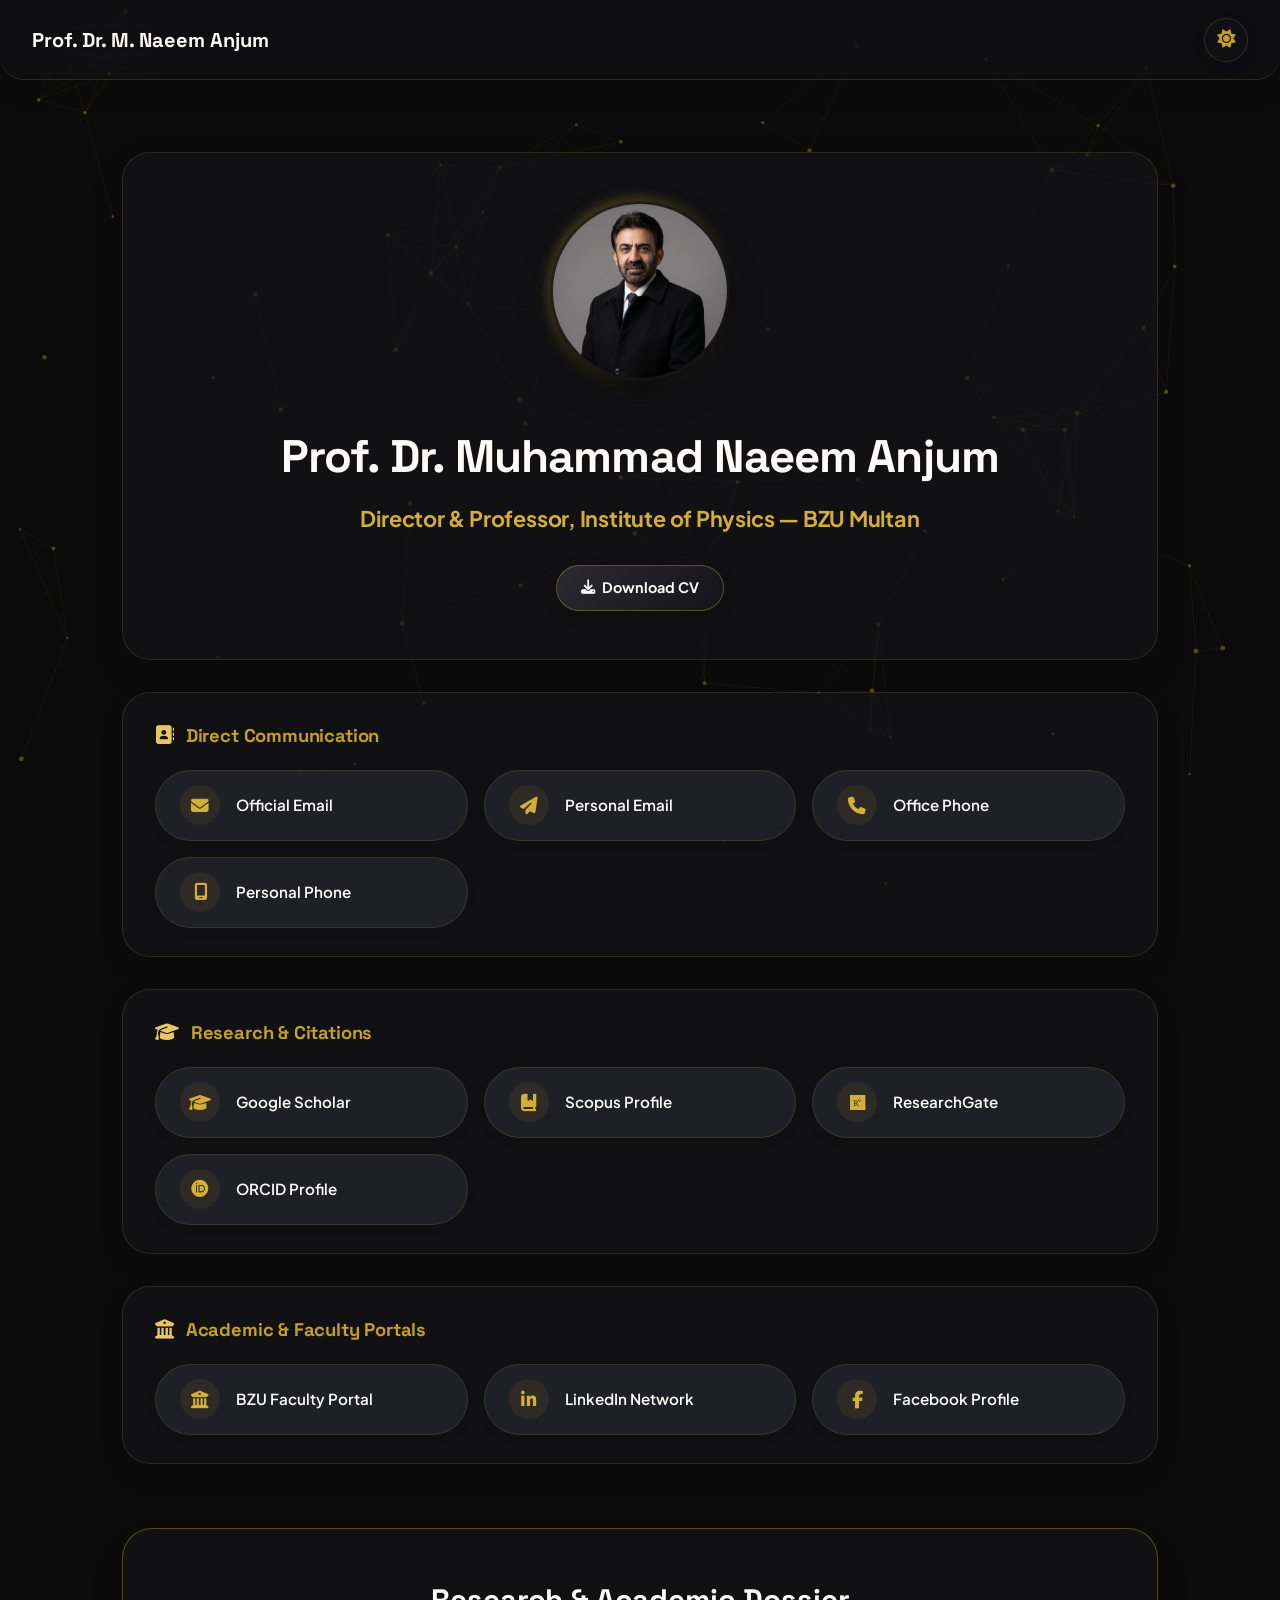
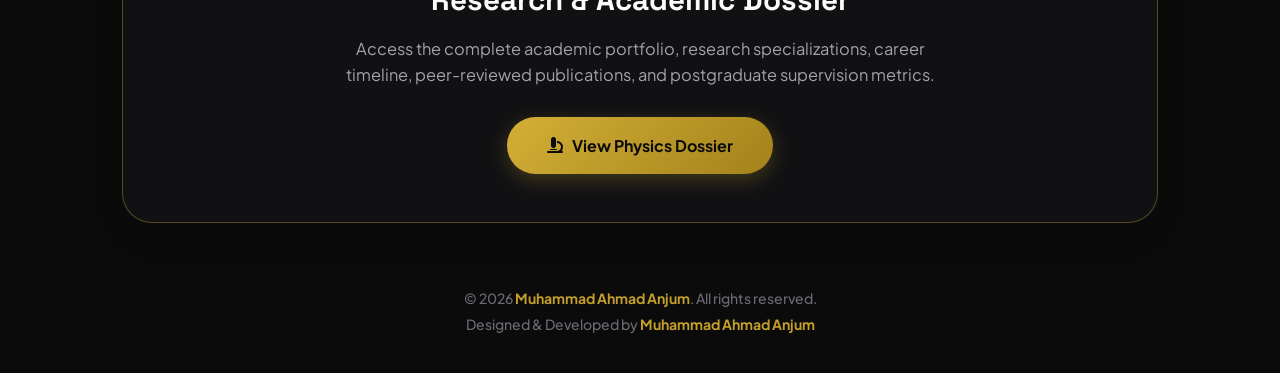
<file: index.html>
<!DOCTYPE html>
<html lang="en" data-theme="dark">
<head>
    <meta charset="UTF-8">
    <meta name="viewport" content="width=device-width, initial-scale=1.0">
    <title>Prof. Dr. Muhammad Naeem Anjum | Executive Portal</title>
    
    <!-- JSON-LD Entity Schema -->
    <script type="application/ld+json">
    {
      "@context": "https://schema.org",
      "@type": "Person",
      "name": "Prof. Dr. Muhammad Naeem Anjum",
      "jobTitle": "Director & Professor, Institute of Physics",
      "worksFor": {
        "@type": "Organization",
        "name": "Bahauddin Zakariya University Multan"
      },
      "url": "https://naeem.anjum.pro",
      "sameAs": [
        "https://scholar.google.com",
        "https://www.scopus.com",
        "https://www.researchgate.net/profile/Muhammad-Anjum-4",
        "https://orcid.org/0000-0001-5648-0945",
        "https://profiles.bzu.edu.pk/naeemanjum",
        "https://pk.linkedin.com/in/muhammad-naeem-anjum-b7230434",
        "https://www.facebook.com/muhammad.n.anjum.5"
      ]
    }
    </script>

    <!-- PWA Manifest & Theme Color -->
    <link rel="manifest" href="manifest.json">
    <meta name="theme-color" content="#D4AF37">
    
    <link rel="preconnect" href="https://fonts.googleapis.com">
    <link rel="preconnect" href="https://fonts.gstatic.com" crossorigin>
    <link href="https://fonts.googleapis.com/css2?family=Plus+Jakarta+Sans:wght@300;400;500;600;700;800&family=Space+Grotesk:wght@500;600;700&display=swap" rel="stylesheet">
    <link rel="stylesheet" href="https://cdnjs.cloudflare.com/ajax/libs/font-awesome/6.4.0/css/all.min.css">
    <link rel="stylesheet" href="style.css">
</head>
<body>

    <!-- Website Opening Entry Animation Loader -->
    <div id="site-loader">
        <div class="loader-spinner"></div>
    </div>

    <canvas id="physics-canvas"></canvas>

    <header>
        <div class="nav-container">
            <a href="index.html" class="brand-name">Prof. Dr. M. Naeem Anjum</a>
            <div class="nav-actions">
                <button class="theme-toggle" id="themeToggle" aria-label="Toggle Dark/Light Mode">
                    <i class="fa-solid fa-sun"></i>
                </button>
            </div>
        </div>
    </header>

    <div class="main-wrapper">
        <div class="hero-center">
            <div class="profile-img-container">
                <div class="meta-glow-bg"></div>
                <img src="dr-naeem-dp.jpg" alt="Prof. Dr. Muhammad Naeem Anjum" class="profile-img">
            </div>
            
            <h1 class="hero-title">Prof. Dr. Muhammad Naeem Anjum</h1>
            <div class="hero-subtitle">Director & Professor, Institute of Physics — BZU Multan</div>

            <div class="hero-actions">
                <a href="Dr naeem Cv bzu.pdf" download="Dr_Naeem_Anjum_CV.pdf" class="btn-cv-compact">
                    <i class="fa-solid fa-download"></i> Download CV
                </a>
            </div>
        </div>

        <div class="groups-container">
            
            <!-- Direct Communication Group -->
            <div class="group-card">
                <div class="group-header">
                    <i class="fa-solid fa-address-book"></i>
                    <span>Direct Communication</span>
                </div>
                <div class="group-buttons-grid">
                    <a href="mailto:iop@bzu.edu.pk" class="contact-card-btn">
                        <div class="contact-icon"><i class="fa-solid fa-envelope"></i></div>
                        <div class="contact-val">Official Email</div>
                    </a>
                    <a href="mailto:naeem.anjum@bzu.edu.pk" class="contact-card-btn">
                        <div class="contact-icon"><i class="fa-solid fa-paper-plane"></i></div>
                        <div class="contact-val">Personal Email</div>
                    </a>
                    <a href="tel:+92619210091" class="contact-card-btn">
                        <div class="contact-icon"><i class="fa-solid fa-phone"></i></div>
                        <div class="contact-val">Office Phone</div>
                    </a>
                    <a href="tel:03006823544" class="contact-card-btn">
                        <div class="contact-icon"><i class="fa-solid fa-mobile-screen"></i></div>
                        <div class="contact-val">Personal Phone</div>
                    </a>
                </div>
            </div>

            <!-- Research & Citations Group -->
            <div class="group-card">
                <div class="group-header">
                    <i class="fa-solid fa-graduation-cap"></i>
                    <span>Research & Citations</span>
                </div>
                <div class="group-buttons-grid">
                    <a href="https://scholar.google.com" target="_blank" class="contact-card-btn">
                        <div class="contact-icon"><i class="fa-solid fa-graduation-cap"></i></div>
                        <div class="contact-val">Google Scholar</div>
                    </a>
                    <a href="https://www.scopus.com" target="_blank" class="contact-card-btn">
                        <div class="contact-icon"><i class="fa-solid fa-book-bookmark"></i></div>
                        <div class="contact-val">Scopus Profile</div>
                    </a>
                    <a href="https://www.researchgate.net/profile/Muhammad-Anjum-4" target="_blank" class="contact-card-btn">
                        <div class="contact-icon"><i class="fa-brands fa-researchgate"></i></div>
                        <div class="contact-val">ResearchGate</div>
                    </a>
                    <a href="https://orcid.org/0000-0001-5648-0945" target="_blank" class="contact-card-btn">
                        <div class="contact-icon"><i class="fa-brands fa-orcid"></i></div>
                        <div class="contact-val">ORCID Profile</div>
                    </a>
                </div>
            </div>

            <!-- Academic & Faculty Portals Group -->
            <div class="group-card">
                <div class="group-header">
                    <i class="fa-solid fa-university"></i>
                    <span>Academic & Faculty Portals</span>
                </div>
                <div class="group-buttons-grid">
                    <a href="https://profiles.bzu.edu.pk/naeemanjum" target="_blank" class="contact-card-btn">
                        <div class="contact-icon"><i class="fa-solid fa-university"></i></div>
                        <div class="contact-val">BZU Faculty Portal</div>
                    </a>
                    <a href="https://pk.linkedin.com/in/muhammad-naeem-anjum-b7230434" target="_blank" class="contact-card-btn">
                        <div class="contact-icon"><i class="fa-brands fa-linkedin-in"></i></div>
                        <div class="contact-val">LinkedIn Network</div>
                    </a>
                    <a href="https://www.facebook.com/muhammad.n.anjum.5" target="_blank" class="contact-card-btn">
                        <div class="contact-icon"><i class="fa-brands fa-facebook-f"></i></div>
                        <div class="contact-val">Facebook Profile</div>
                    </a>
                </div>
            </div>

        </div>

        <div class="navigation-banner">
            <h2>Research & Academic Dossier</h2>
            <p>Access the complete academic portfolio, research specializations, career timeline, peer-reviewed publications, and postgraduate supervision metrics.</p>
            <a href="physics.html" class="btn-large">
                <i class="fa-solid fa-microscope"></i> View Physics Dossier
            </a>
        </div>
    </div>

    <footer>
        <div class="footer-text">
            <div>© 2026 <span class="author-highlight">Muhammad Ahmad Anjum</span>. All rights reserved.</div>
            <div>Designed & Developed by <span class="author-highlight">Muhammad Ahmad Anjum</span></div>
        </div>
    </footer>

    <script>
        window.addEventListener('load', () => {
            const loader = document.getElementById('site-loader');
            if (loader) {
                setTimeout(() => {
                    loader.classList.add('fade-out');
                }, 250);
            }
        });

        const themeToggleBtn = document.getElementById('themeToggle');
        const themeIcon = themeToggleBtn ? themeToggleBtn.querySelector('i') : null;
        
        const savedTheme = localStorage.getItem('theme') || 'dark';
        document.documentElement.setAttribute('data-theme', savedTheme);
        if (themeIcon) updateToggleIcon(savedTheme);

        if (themeToggleBtn) {
            themeToggleBtn.addEventListener('click', () => {
                const currentTheme = document.documentElement.getAttribute('data-theme');
                const newTheme = currentTheme === 'dark' ? 'light' : 'dark';
                
                document.documentElement.setAttribute('data-theme', newTheme);
                localStorage.setItem('theme', newTheme);
                if (themeIcon) updateToggleIcon(newTheme);
            });
        }

        function updateToggleIcon(theme) {
            themeIcon.className = theme === 'dark' ? 'fa-solid fa-sun' : 'fa-solid fa-moon';
        }

        const canvas = document.getElementById('physics-canvas');
        const ctx = canvas.getContext('2d');
        let width, height, particles = [];

        function resizeCanvas() {
            width = canvas.width = window.innerWidth;
            height = canvas.height = window.innerHeight;
        }
        window.addEventListener('resize', resizeCanvas);
        resizeCanvas();

        class Particle {
            constructor() {
                this.x = Math.random() * width;
                this.y = Math.random() * height;
                this.vx = (Math.random() - 0.5) * 0.45;
                this.vy = (Math.random() - 0.5) * 0.45;
                this.radius = Math.random() * 1.5 + 1;
            }
            update() {
                this.x += this.vx; 
                this.y += this.vy;
                if (this.x < 0 || this.x > width) this.vx *= -1;
                if (this.y < 0 || this.y > height) this.vy *= -1;
            }
            draw(color) {
                ctx.beginPath();
                ctx.arc(this.x, this.y, this.radius, 0, Math.PI * 2);
                ctx.fillStyle = color;
                ctx.fill();
            }
        }

        const particleCount = Math.min(80, Math.floor(window.innerWidth / 15));
        for (let i = 0; i < particleCount; i++) {
            particles.push(new Particle());
        }

        function animate() {
            ctx.clearRect(0, 0, width, height);
            const style = getComputedStyle(document.documentElement);
            const particleColor = style.getPropertyValue('--particle-color').trim();
            const lineColor = style.getPropertyValue('--line-color').trim();
            
            for (let i = 0; i < particles.length; i++) {
                particles[i].update();
                particles[i].draw(particleColor);
                
                for (let j = i + 1; j < particles.length; j++) {
                    const dx = particles[i].x - particles[j].x;
                    const dy = particles[i].y - particles[j].y;
                    const distance = Math.sqrt(dx * dx + dy * dy);
                    
                    if (distance < 130) {
                        ctx.beginPath();
                        ctx.moveTo(particles[i].x, particles[i].y);
                        ctx.lineTo(particles[j].x, particles[j].y);
                        ctx.strokeStyle = lineColor;
                        ctx.lineWidth = 0.85;
                        ctx.stroke();
                    }
                }
            }
            requestAnimationFrame(animate);
        }
        animate();

        if ('serviceWorker' in navigator) {
            window.addEventListener('load', () => {
                navigator.serviceWorker.register('/sw.js')
                    .then(reg => console.log('Service Worker registered.'))
                    .catch(err => console.error('Service Worker registration failed:', err));
            });
        }
    </script>
</body>
</html>
</file>
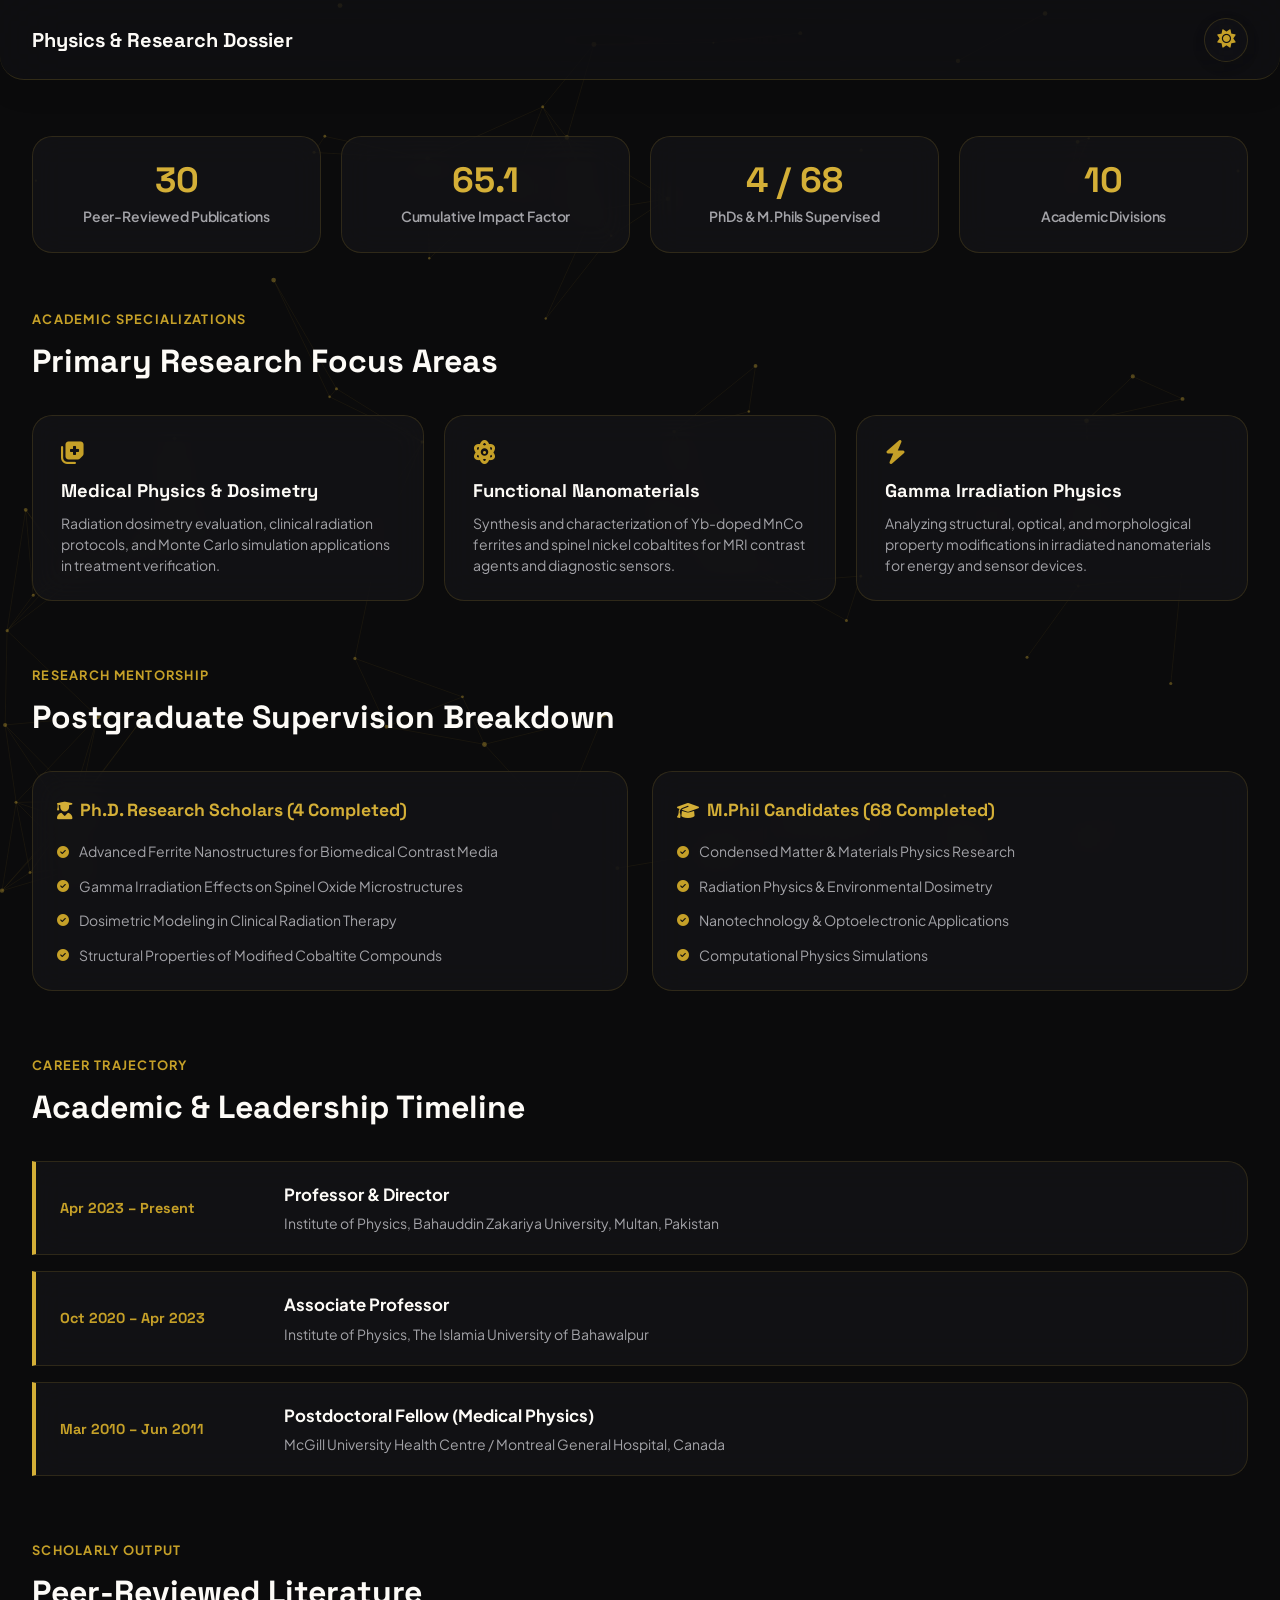
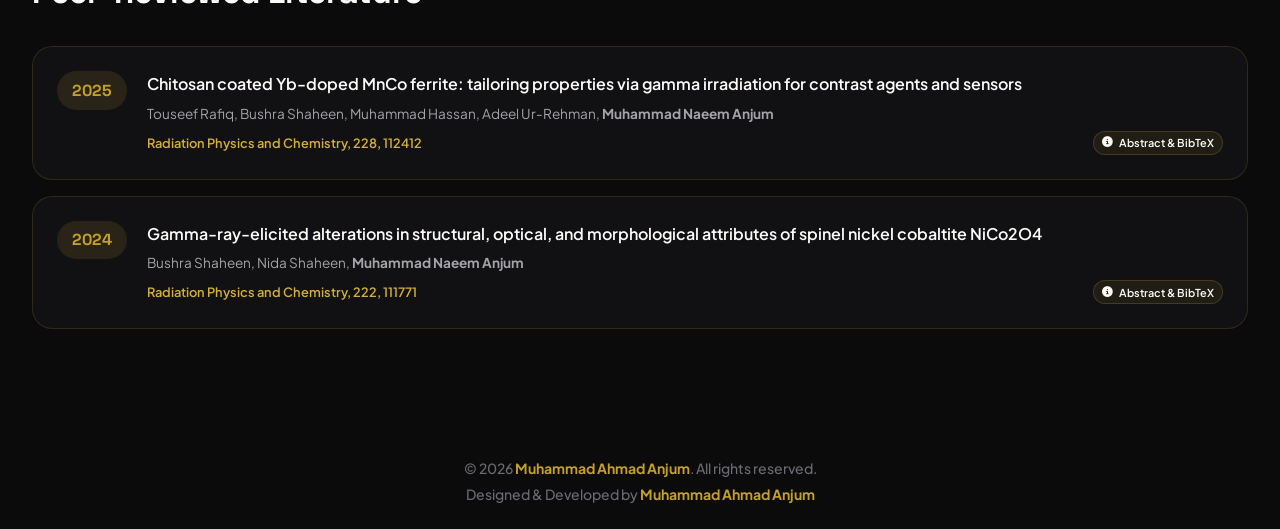
<file: physics.html>
<!DOCTYPE html>
<html lang="en" data-theme="dark">
<head>
    <meta charset="UTF-8">
    <meta name="viewport" content="width=device-width, initial-scale=1.0">
    <title>Physics & Research Dossier | Prof. Dr. M. Naeem Anjum</title>
    
    <!-- PWA Manifest Link -->
    <link rel="manifest" href="manifest.json">
    <meta name="theme-color" content="#D4AF37">
    
    <link rel="preconnect" href="https://fonts.googleapis.com">
    <link rel="preconnect" href="https://fonts.gstatic.com" crossorigin>
    <link href="https://fonts.googleapis.com/css2?family=Plus+Jakarta+Sans:wght@300;400;500;600;700;800&family=Space+Grotesk:wght@500;600;700&display=swap" rel="stylesheet">
    <link rel="stylesheet" href="https://cdnjs.cloudflare.com/ajax/libs/font-awesome/6.4.0/css/all.min.css">
    <link rel="stylesheet" href="style.css">
</head>
<body>

    <!-- Website Opening Entry Animation Loader -->
    <div id="site-loader">
        <div class="loader-spinner"></div>
    </div>

    <canvas id="physics-canvas"></canvas>

    <header>
        <div class="nav-container">
            <a href="index.html" class="brand-name">Physics & Research Dossier</a>
            <div class="nav-actions">
                <button class="theme-toggle" id="themeToggle" aria-label="Toggle Dark/Light Mode">
                    <i class="fa-solid fa-sun"></i>
                </button>
            </div>
        </div>
    </header>

    <div class="main-container">

        <div class="metrics-grid-clean">
            <div class="metric-card-clean">
                <div class="metric-number">30</div>
                <div class="metric-title">Peer-Reviewed Publications</div>
            </div>
            <div class="metric-card-clean">
                <div class="metric-number">65.1</div>
                <div class="metric-title">Cumulative Impact Factor</div>
            </div>
            <div class="metric-card-clean">
                <div class="metric-number">4 / 68</div>
                <div class="metric-title">PhDs & M.Phils Supervised</div>
            </div>
            <div class="metric-card-clean">
                <div class="metric-number">10</div>
                <div class="metric-title">Academic Divisions</div>
            </div>
        </div>

        <section>
            <div class="section-header">
                <div class="section-tag">Academic Specializations</div>
                <div class="section-title">Primary Research Focus Areas</div>
            </div>

            <div class="focus-grid">
                <div class="focus-card">
                    <i class="fa-solid fa-notes-medical focus-icon"></i>
                    <div class="focus-title">Medical Physics & Dosimetry</div>
                    <div class="focus-desc">Radiation dosimetry evaluation, clinical radiation protocols, and Monte Carlo simulation applications in treatment verification.</div>
                </div>
                <div class="focus-card">
                    <i class="fa-solid fa-atom focus-icon"></i>
                    <div class="focus-title">Functional Nanomaterials</div>
                    <div class="focus-desc">Synthesis and characterization of Yb-doped MnCo ferrites and spinel nickel cobaltites for MRI contrast agents and diagnostic sensors.</div>
                </div>
                <div class="focus-card">
                    <i class="fa-solid fa-bolt focus-icon"></i>
                    <div class="focus-title">Gamma Irradiation Physics</div>
                    <div class="focus-desc">Analyzing structural, optical, and morphological property modifications in irradiated nanomaterials for energy and sensor devices.</div>
                </div>
            </div>
        </section>

        <section>
            <div class="section-header">
                <div class="section-tag">Research Mentorship</div>
                <div class="section-title">Postgraduate Supervision Breakdown</div>
            </div>

            <div class="supervision-flex">
                <div class="supervision-box">
                    <div class="supervision-title"><i class="fa-solid fa-user-graduate"></i> Ph.D. Research Scholars (4 Completed)</div>
                    <ul class="supervision-list">
                        <li><i class="fa-solid fa-circle-check"></i> Advanced Ferrite Nanostructures for Biomedical Contrast Media</li>
                        <li><i class="fa-solid fa-circle-check"></i> Gamma Irradiation Effects on Spinel Oxide Microstructures</li>
                        <li><i class="fa-solid fa-circle-check"></i> Dosimetric Modeling in Clinical Radiation Therapy</li>
                        <li><i class="fa-solid fa-circle-check"></i> Structural Properties of Modified Cobaltite Compounds</li>
                    </ul>
                </div>
                <div class="supervision-box">
                    <div class="supervision-title"><i class="fa-solid fa-graduation-cap"></i> M.Phil Candidates (68 Completed)</div>
                    <ul class="supervision-list">
                        <li><i class="fa-solid fa-circle-check"></i> Condensed Matter & Materials Physics Research</li>
                        <li><i class="fa-solid fa-circle-check"></i> Radiation Physics & Environmental Dosimetry</li>
                        <li><i class="fa-solid fa-circle-check"></i> Nanotechnology & Optoelectronic Applications</li>
                        <li><i class="fa-solid fa-circle-check"></i> Computational Physics Simulations</li>
                    </ul>
                </div>
            </div>
        </section>

        <section>
            <div class="section-header">
                <div class="section-tag">Career Trajectory</div>
                <div class="section-title">Academic & Leadership Timeline</div>
            </div>

            <div class="timeline-container">
                <div class="timeline-item">
                    <div class="timeline-period">Apr 2023 – Present</div>
                    <div>
                        <div class="timeline-role">Professor & Director</div>
                        <div class="timeline-inst">Institute of Physics, Bahauddin Zakariya University, Multan, Pakistan</div>
                    </div>
                </div>
                <div class="timeline-item">
                    <div class="timeline-period">Oct 2020 – Apr 2023</div>
                    <div>
                        <div class="timeline-role">Associate Professor</div>
                        <div class="timeline-inst">Institute of Physics, The Islamia University of Bahawalpur</div>
                    </div>
                </div>
                <div class="timeline-item">
                    <div class="timeline-period">Mar 2010 – Jun 2011</div>
                    <div>
                        <div class="timeline-role">Postdoctoral Fellow (Medical Physics)</div>
                        <div class="timeline-inst">McGill University Health Centre / Montreal General Hospital, Canada</div>
                    </div>
                </div>
            </div>
        </section>

        <section>
            <div class="section-header">
                <div class="section-tag">Scholarly Output</div>
                <div class="section-title">Peer-Reviewed Literature</div>
            </div>

            <div class="journal-feed">
                <!-- Paper 1 -->
                <div class="journal-row" onclick="openModal('modal-1')">
                    <div class="year-tag">2025</div>
                    <div>
                        <div class="paper-title">Chitosan coated Yb-doped MnCo ferrite: tailoring properties via gamma irradiation for contrast agents and sensors</div>
                        <div class="paper-authors">Touseef Rafiq, Bushra Shaheen, Muhammad Hassan, Adeel Ur-Rehman, <strong>Muhammad Naeem Anjum</strong></div>
                        <div class="paper-meta">
                            <span>Radiation Physics and Chemistry, 228, 112412</span>
                            <span class="modal-trigger-hint"><i class="fa-solid fa-circle-info"></i> Abstract & BibTeX</span>
                        </div>
                    </div>
                </div>

                <!-- Paper 2 -->
                <div class="journal-row" onclick="openModal('modal-2')">
                    <div class="year-tag">2024</div>
                    <div>
                        <div class="paper-title">Gamma-ray-elicited alterations in structural, optical, and morphological attributes of spinel nickel cobaltite NiCo2O4</div>
                        <div class="paper-authors">Bushra Shaheen, Nida Shaheen, <strong>Muhammad Naeem Anjum</strong></div>
                        <div class="paper-meta">
                            <span>Radiation Physics and Chemistry, 222, 111771</span>
                            <span class="modal-trigger-hint"><i class="fa-solid fa-circle-info"></i> Abstract & BibTeX</span>
                        </div>
                    </div>
                </div>
            </div>
        </section>

    </div>

    <!-- Modal 1 -->
    <div class="modal-overlay" id="modal-1">
        <div class="modal-content">
            <button class="modal-close-btn" onclick="closeModal('modal-1')"><i class="fa-solid fa-xmark"></i></button>
            <div class="modal-tag">Radiation Physics and Chemistry (2025)</div>
            <div class="modal-title">Chitosan coated Yb-doped MnCo ferrite: tailoring properties via gamma irradiation for contrast agents and sensors</div>
            <div class="modal-authors">Touseef Rafiq, Bushra Shaheen, Muhammad Hassan, Adeel Ur-Rehman, <strong>Muhammad Naeem Anjum</strong></div>
            <div class="modal-section-title">Abstract</div>
            <div class="modal-abstract">
                This study investigates the systematic modification of Ytterbium (Yb)-doped manganese-cobalt ferrite nanoparticles coated with chitosan. By employing controlled gamma irradiation, significant alterations in structural parameters, magnetic response, and surface-active sites were achieved, demonstrating exceptional suitability for advanced biomedical MRI contrast enhancement and targeted diagnostic sensor applications.
            </div>
            <div class="modal-section-title">BibTeX Citation</div>
            <div class="modal-bibtex-box">@article{rafiq2025chitosan,
  title={Chitosan coated Yb-doped MnCo ferrite: tailoring properties via gamma irradiation for contrast agents and sensors},
  author={Rafiq, Touseef and Shaheen, Bushra and Hassan, Muhammad and Ur-Rehman, Adeel and Anjum, Muhammad Naeem},
  journal={Radiation Physics and Chemistry},
  volume={228},
  pages={112412},
  year={2025}
}</div>
            <div class="modal-actions">
                <a href="https://doi.org/10.1016/j.radphyschem.2024.112412" target="_blank" class="btn-modal-action">
                    <i class="fa-solid fa-external-link-alt"></i> Access Publisher DOI
                </a>
            </div>
        </div>
    </div>

    <!-- Modal 2 -->
    <div class="modal-overlay" id="modal-2">
        <div class="modal-content">
            <button class="modal-close-btn" onclick="closeModal('modal-2')"><i class="fa-solid fa-xmark"></i></button>
            <div class="modal-tag">Radiation Physics and Chemistry (2024)</div>
            <div class="modal-title">Gamma-ray-elicited alterations in structural, optical, and morphological attributes of spinel nickel cobaltite NiCo2O4</div>
            <div class="modal-authors">Bushra Shaheen, Nida Shaheen, <strong>Muhammad Naeem Anjum</strong></div>
            <div class="modal-section-title">Abstract</div>
            <div class="modal-abstract">
                The influence of gamma-ray exposure on the structural, optical bandgap, and morphological characteristics of spinel nickel cobaltite (NiCo2O4) nanostructures is examined in detail. The findings reveal defect-induced lattice modifications and tunable optical responses, providing critical insights for radiation-hardened energy storage and sensor devices.
            </div>
            <div class="modal-section-title">BibTeX Citation</div>
            <div class="modal-bibtex-box">@article{shaheen2024gamma,
  title={Gamma-ray-elicited alterations in structural, optical, and morphological attributes of spinel nickel cobaltite NiCo2O4},
  author={Shaheen, Bushra and Shaheen, Nida and Anjum, Muhammad Naeem},
  journal={Radiation Physics and Chemistry},
  volume={222},
  pages={111771},
  year={2024}
}</div>
            <div class="modal-actions">
                <a href="https://doi.org/10.1016/j.radphyschem.2024.111771" target="_blank" class="btn-modal-action">
                    <i class="fa-solid fa-external-link-alt"></i> Access Publisher DOI
                </a>
            </div>
        </div>
    </div>

    <footer>
        <div class="footer-text">
            <div>© 2026 <span class="author-highlight">Muhammad Ahmad Anjum</span>. All rights reserved.</div>
            <div>Designed & Developed by <span class="author-highlight">Muhammad Ahmad Anjum</span></div>
        </div>
    </footer>

    <script>
        // Website Entry Opening Animation Fader
        window.addEventListener('load', () => {
            const loader = document.getElementById('site-loader');
            if (loader) {
                setTimeout(() => {
                    loader.classList.add('fade-out');
                }, 250);
            }
        });

        // Modal Handlers
        function openModal(modalId) {
            const modal = document.getElementById(modalId);
            if (modal) {
                modal.classList.add('active');
                document.body.style.overflow = 'hidden';
            }
        }

        function closeModal(modalId) {
            const modal = document.getElementById(modalId);
            if (modal) {
                modal.classList.remove('active');
                document.body.style.overflow = 'auto';
            }
        }

        window.onclick = function(event) {
            if (event.target.classList.contains('modal-overlay')) {
                event.target.classList.remove('active');
                document.body.style.overflow = 'auto';
            }
        };

        // Theme Toggle Logic
        const themeToggleBtn = document.getElementById('themeToggle');
        const themeIcon = themeToggleBtn ? themeToggleBtn.querySelector('i') : null;
        
        const savedTheme = localStorage.getItem('theme') || 'dark';
        document.documentElement.setAttribute('data-theme', savedTheme);
        if (themeIcon) updateToggleIcon(savedTheme);

        if (themeToggleBtn) {
            themeToggleBtn.addEventListener('click', () => {
                const currentTheme = document.documentElement.getAttribute('data-theme');
                const newTheme = currentTheme === 'dark' ? 'light' : 'dark';
                
                document.documentElement.setAttribute('data-theme', newTheme);
                localStorage.setItem('theme', newTheme);
                if (themeIcon) updateToggleIcon(newTheme);
            });
        }

        function updateToggleIcon(theme) {
            themeIcon.className = theme === 'dark' ? 'fa-solid fa-sun' : 'fa-solid fa-moon';
        }

        // Dynamic Particle Network Canvas
        const canvas = document.getElementById('physics-canvas');
        const ctx = canvas.getContext('2d');
        let width, height, particles = [];

        function resizeCanvas() {
            width = canvas.width = window.innerWidth;
            height = canvas.height = window.innerHeight;
        }
        window.addEventListener('resize', resizeCanvas);
        resizeCanvas();

        class Particle {
            constructor() {
                this.x = Math.random() * width;
                this.y = Math.random() * height;
                this.vx = (Math.random() - 0.5) * 0.45;
                this.vy = (Math.random() - 0.5) * 0.45;
                this.radius = Math.random() * 1.5 + 1;
            }
            update() {
                this.x += this.vx; 
                this.y += this.vy;
                if (this.x < 0 || this.x > width) this.vx *= -1;
                if (this.y < 0 || this.y > height) this.vy *= -1;
            }
            draw(color) {
                ctx.beginPath();
                ctx.arc(this.x, this.y, this.radius, 0, Math.PI * 2);
                ctx.fillStyle = color;
                ctx.fill();
            }
        }

        const particleCount = Math.min(80, Math.floor(window.innerWidth / 15));
        for (let i = 0; i < particleCount; i++) {
            particles.push(new Particle());
        }

        function animate() {
            ctx.clearRect(0, 0, width, height);
            
            const style = getComputedStyle(document.documentElement);
            const particleColor = style.getPropertyValue('--particle-color').trim();
            const lineColor = style.getPropertyValue('--line-color').trim();
            
            for (let i = 0; i < particles.length; i++) {
                particles[i].update();
                particles[i].draw(particleColor);
                
                for (let j = i + 1; j < particles.length; j++) {
                    const dx = particles[i].x - particles[j].x;
                    const dy = particles[i].y - particles[j].y;
                    const distance = Math.sqrt(dx * dx + dy * dy);
                    
                    if (distance < 130) {
                        ctx.beginPath();
                        ctx.moveTo(particles[i].x, particles[i].y);
                        ctx.lineTo(particles[j].x, particles[j].y);
                        ctx.strokeStyle = lineColor;
                        ctx.lineWidth = 0.85;
                        ctx.stroke();
                    }
                }
            }
            requestAnimationFrame(animate);
        }
        animate();

        // PWA Service Worker Registration
        if ('serviceWorker' in navigator) {
            window.addEventListener('load', () => {
                navigator.serviceWorker.register('/sw.js')
                    .then(reg => console.log('Service Worker registered.'))
                    .catch(err => console.error('Service Worker registration failed:', err));
            });
        }
    </script>
</body>
</html>
</file>
<file: style.css>
/* ==========================================================================
   THEME: LUXURIOUS MIDNIGHT ONYX & CHAMPAGNE GOLD
   ========================================================================== */

:root {
    --bg-base: #0B0B0C;
    --bg-surface: rgba(22, 22, 26, 0.65);
    --bg-card: rgba(38, 38, 45, 0.75);
    --border-subtle: rgba(212, 175, 55, 0.15);
    --border-glow: rgba(212, 175, 55, 0.35);
    
    --text-main: #FDFBF7;
    --text-secondary: #A3A3A8;
    --text-muted: #6B6B73;
    
    --teal-clinical: #D4AF37;
    --cyan-medical: #E6C665;
    --amber-dosimetry: #C5A028;
    
    --font-body: 'Plus Jakarta Sans', sans-serif;
    --font-heading: 'Space Grotesk', sans-serif;
    --max-width: 1280px;
    --max-width-index: 1100px;
    
    --ios-glass-bg: rgba(18, 18, 22, 0.5);
    --ios-glass-border: rgba(212, 175, 55, 0.18);
    --particle-color: rgba(212, 175, 55, 0.35);
    --line-color: rgba(212, 175, 55, 0.08);

    --dp-glow-gradient: linear-gradient(135deg, #D4AF37, #0B0B0C, #E6C665, #8C7323, #D4AF37);
}

[data-theme="light"] {
    --bg-base: #EBE8E1; 
    --bg-surface: rgba(215, 208, 196, 0.88); 
    --bg-card: rgba(235, 228, 218, 0.92);
    --border-subtle: rgba(180, 140, 20, 0.3);
    --border-glow: rgba(180, 140, 20, 0.5);
    
    --text-main: #1A1918;
    --text-secondary: #4A4844;
    --text-muted: #78746E;
    
    --teal-clinical: #B8860B;
    --cyan-medical: #966C02;
    --amber-dosimetry: #8C6200;
    
    --ios-glass-bg: rgba(225, 220, 210, 0.82);
    --ios-glass-border: rgba(180, 140, 20, 0.25);
    
    --particle-color: rgba(120, 80, 0, 0.75);
    --line-color: rgba(120, 80, 0, 0.28);

    --dp-glow-gradient: linear-gradient(135deg, #B8860B, #54524E, #966C02, #8C6200, #B8860B);
}

* { 
    margin: 0; 
    padding: 0; 
    box-sizing: border-box; 
}

body {
    background-color: var(--bg-base);
    color: var(--text-main);
    font-family: var(--font-body);
    line-height: 1.6;
    overflow-x: hidden;
    transition: background-color 0.4s ease, color 0.4s ease;
    -webkit-font-smoothing: antialiased;
}

#physics-canvas {
    position: fixed;
    top: 0; left: 0;
    width: 100vw; height: 100vh;
    pointer-events: none;
    z-index: 0;
    opacity: 1;
}

#site-loader {
    position: fixed;
    top: 0; left: 0; width: 100vw; height: 100vh;
    background: var(--bg-base);
    z-index: 9999;
    display: flex;
    align-items: center;
    justify-content: center;
    transition: opacity 0.6s ease, visibility 0.6s ease;
}

#site-loader.fade-out {
    opacity: 0;
    visibility: hidden;
}

.loader-spinner {
    width: 50px; height: 50px;
    border: 3px solid var(--border-subtle);
    border-top: 3px solid var(--teal-clinical);
    border-radius: 50%;
    animation: spinLoader 0.8s linear infinite;
}

@keyframes spinLoader {
    0% { transform: rotate(0deg); }
    100% { transform: rotate(360deg); }
}

.main-wrapper, header, footer {
    animation: siteEntryFade 0.9s cubic-bezier(0.165, 0.84, 0.44, 1) forwards;
}

@keyframes siteEntryFade {
    0% { opacity: 0; transform: translateY(15px) scale(0.98); }
    100% { opacity: 1; transform: translateY(0) scale(1); }
}

header {
    position: fixed;
    top: 0; left: 0; right: 0;
    z-index: 100;
    background: var(--ios-glass-bg);
    backdrop-filter: blur(35px) saturate(200%);
    -webkit-backdrop-filter: blur(35px) saturate(200%);
    border-bottom: 1px solid var(--ios-glass-border);
    border-radius: 0 0 24px 24px;
    box-shadow: 0 10px 30px rgba(0,0,0,0.08);
    transition: all 0.4s ease;
}

.nav-container {
    max-width: var(--max-width);
    margin: 0 auto;
    padding: 1.1rem 2rem;
    display: flex;
    justify-content: space-between;
    align-items: center;
}

.brand-name {
    font-family: var(--font-heading);
    font-weight: 700;
    font-size: 1.25rem;
    color: var(--text-main);
    text-decoration: none;
    transition: transform 0.3s ease, color 0.3s ease;
}

.brand-name:hover {
    transform: translateX(4px);
    color: var(--cyan-medical);
}

.nav-actions {
    display: flex;
    align-items: center;
    gap: 1rem;
}

.theme-toggle {
    background: var(--ios-glass-bg);
    border: 1px solid var(--ios-glass-border);
    color: var(--amber-dosimetry);
    width: 44px; height: 44px;
    border-radius: 50%;
    cursor: pointer;
    display: flex; align-items: center; justify-content: center;
    font-size: 1.15rem;
    backdrop-filter: blur(15px);
    box-shadow: 0 4px 15px rgba(0,0,0,0.08);
    transition: all 0.35s cubic-bezier(0.175, 0.885, 0.32, 1.275);
}

.theme-toggle:hover {
    transform: rotate(360deg) scale(1.1);
    border-color: var(--amber-dosimetry);
    box-shadow: 0 0 20px var(--amber-dosimetry);
}

.main-wrapper {
    position: relative;
    z-index: 1;
    padding: 9.5rem 2rem 3rem;
    max-width: var(--max-width-index);
    margin: 0 auto;
}

.main-container {
    position: relative;
    z-index: 1;
    max-width: var(--max-width);
    margin: 0 auto;
    padding: 8.5rem 2rem 3rem;
}

.hero-center {
    background: var(--bg-surface);
    border: 1px solid var(--border-subtle);
    border-radius: 28px;
    padding: 3rem 2rem;
    text-align: center;
    margin-bottom: 2rem;
    backdrop-filter: blur(16px);
    -webkit-backdrop-filter: blur(16px);
    box-shadow: 0 12px 35px rgba(0,0,0,0.1);
    transition: transform 0.4s cubic-bezier(0.165, 0.84, 0.44, 1), 
                backdrop-filter 0.4s ease, 
                border-color 0.4s ease, 
                box-shadow 0.4s ease;
}

.hero-center:hover {
    transform: scale(1.015);
    backdrop-filter: blur(24px);
    -webkit-backdrop-filter: blur(24px);
    border-color: var(--teal-clinical);
    box-shadow: 0 20px 45px rgba(0, 0, 0, 0.25), 0 0 25px rgba(212, 175, 55, 0.12);
}

.profile-img-container {
    position: relative;
    display: inline-block;
    margin-bottom: 2rem;
}

.meta-glow-bg {
    position: absolute;
    top: -3px; left: -3px; right: -3px; bottom: -3px;
    background: var(--dp-glow-gradient);
    background-size: 300% 300%;
    border-radius: 50%;
    filter: blur(6px);
    opacity: 0.45;
    z-index: -1;
    animation: metaGlowAnimation 6s ease-in-out infinite alternate, gentlePulse 5s ease-in-out infinite;
}

@keyframes metaGlowAnimation {
    0% { background-position: 0% 50%; }
    50% { background-position: 100% 50%; }
    100% { background-position: 0% 50%; }
}

@keyframes gentlePulse {
    0% { transform: scale(0.99); opacity: 0.35; }
    50% { transform: scale(1.015); opacity: 0.55; }
    100% { transform: scale(0.99); opacity: 0.35; }
}

.profile-img {
    width: 180px; height: 180px;
    border-radius: 50%;
    object-fit: cover;
    border: 3px solid var(--bg-surface);
    box-shadow: 0 15px 35px rgba(0,0,0,0.25);
    transition: transform 0.4s ease;
}

.profile-img-container:hover .profile-img {
    transform: scale(1.02);
}

.hero-title {
    font-family: var(--font-heading);
    font-size: 2.85rem;
    font-weight: 700;
    margin-bottom: 0.6rem;
    color: var(--text-main);
    letter-spacing: -0.02em;
}

.hero-subtitle {
    font-size: 1.35rem;
    color: var(--teal-clinical);
    font-weight: 700;
    margin-bottom: 1.75rem;
    letter-spacing: -0.01em;
}

.hero-actions {
    display: flex;
    justify-content: center;
    gap: 1rem;
    flex-wrap: wrap;
    margin-bottom: 0;
}

.btn-cv-compact {
    background: linear-gradient(135deg, #2A2A30, #141418);
    border: 1px solid var(--border-glow);
    color: #FDFBF7 !important;
    padding: 0.65rem 1.5rem;
    border-radius: 50px;
    font-weight: 700;
    font-size: 0.9rem;
    text-decoration: none;
    display: inline-flex;
    align-items: center;
    gap: 0.45rem;
    box-shadow: 0 4px 15px rgba(0, 0, 0, 0.3);
    transition: all 0.3s cubic-bezier(0.175, 0.885, 0.32, 1.275);
}

.btn-cv-compact:hover {
    transform: scale(1.04);
    border-color: var(--teal-clinical);
    box-shadow: 0 8px 22px rgba(212, 175, 55, 0.25);
    color: #FFFFFF !important;
}

.groups-container {
    display: flex;
    flex-direction: column;
    gap: 2rem;
    margin-bottom: 4rem;
}

.group-card {
    background: var(--bg-surface);
    border: 1px solid var(--border-subtle);
    border-radius: 28px;
    padding: 1.75rem 2rem;
    backdrop-filter: blur(16px);
    -webkit-backdrop-filter: blur(16px);
    box-shadow: 0 10px 30px rgba(0,0,0,0.08);
    position: relative;
    overflow: hidden;
    transition: transform 0.4s cubic-bezier(0.165, 0.84, 0.44, 1), 
                backdrop-filter 0.4s ease, 
                -webkit-backdrop-filter 0.4s ease, 
                border-color 0.4s ease, 
                box-shadow 0.4s ease;
    animation: advancedCardPulse 6s ease-in-out infinite;
}

@keyframes advancedCardPulse {
    0% { 
        backdrop-filter: blur(12px); 
        -webkit-backdrop-filter: blur(12px); 
        border-color: rgba(212, 175, 55, 0.15);
        box-shadow: 0 10px 30px rgba(0,0,0,0.08);
    }
    50% { 
        backdrop-filter: blur(22px); 
        -webkit-backdrop-filter: blur(22px); 
        border-color: var(--border-glow);
        box-shadow: 0 15px 35px rgba(212, 175, 55, 0.12);
    }
    100% { 
        backdrop-filter: blur(12px); 
        -webkit-backdrop-filter: blur(12px); 
        border-color: rgba(212, 175, 55, 0.15);
        box-shadow: 0 10px 30px rgba(0,0,0,0.08);
    }
}

.group-card:hover {
    transform: scale(1.025);
    backdrop-filter: blur(26px);
    -webkit-backdrop-filter: blur(26px);
    border-color: var(--teal-clinical);
    box-shadow: 0 20px 45px rgba(0, 0, 0, 0.35), 0 0 30px rgba(212, 175, 55, 0.15);
    animation-play-state: paused;
}

.group-header {
    display: flex;
    align-items: center;
    gap: 0.75rem;
    font-family: var(--font-heading);
    font-size: 1.15rem;
    font-weight: 700;
    color: var(--amber-dosimetry);
    margin-bottom: 1.25rem;
    letter-spacing: -0.01em;
    position: relative;
    z-index: 2;
}

.group-header i {
    font-size: 1.2rem;
    color: var(--cyan-medical);
}

.group-buttons-grid {
    display: grid;
    grid-template-columns: repeat(auto-fit, minmax(240px, 1fr));
    gap: 1rem;
    position: relative;
    z-index: 2;
}

.contact-card-btn {
    background: var(--bg-card);
    border: 1px solid var(--border-subtle);
    border-radius: 50px;
    padding: 0.9rem 1.5rem;
    display: flex;
    align-items: center;
    gap: 1rem;
    text-decoration: none;
    color: var(--text-main);
    outline: none;
    position: relative;
    overflow: hidden;
    box-shadow: 0 4px 12px rgba(0,0,0,0.08);
    transition: all 0.35s cubic-bezier(0.165, 0.84, 0.44, 1);
}

.contact-card-btn::before {
    content: '';
    position: absolute;
    top: 0; left: -100%; width: 100%; height: 100%;
    background: linear-gradient(90deg, transparent, rgba(212, 175, 55, 0.15), transparent);
    transition: left 0.6s ease;
}

.contact-card-btn:hover::before {
    left: 100%;
}

.contact-card-btn:hover {
    border-color: var(--teal-clinical);
    transform: translateY(-2px) scale(1.02);
    box-shadow: 0 8px 20px rgba(0,0,0,0.2);
}

.contact-icon {
    width: 40px; height: 40px;
    border-radius: 50%;
    background: rgba(212, 175, 55, 0.08);
    color: var(--teal-clinical);
    display: flex; align-items: center; justify-content: center;
    font-size: 1.1rem;
    flex-shrink: 0;
    transition: all 0.3s ease;
}

.contact-card-btn:hover .contact-icon {
    background: var(--teal-clinical);
    color: #0B0B0C;
    transform: scale(1.08);
    box-shadow: 0 0 12px var(--teal-clinical);
}

.contact-val {
    font-weight: 600;
    font-size: 0.95rem;
}

.navigation-banner {
    background: var(--bg-surface);
    border: 1px solid var(--border-glow);
    border-radius: 30px;
    padding: 3rem 2.5rem;
    text-align: center;
    backdrop-filter: blur(16px);
    -webkit-backdrop-filter: blur(16px);
    box-shadow: 0 15px 35px rgba(0,0,0,0.08);
    position: relative;
    overflow: hidden;
    transition: transform 0.4s cubic-bezier(0.165, 0.84, 0.44, 1), 
                backdrop-filter 0.4s ease, 
                border-color 0.4s ease, 
                box-shadow 0.4s ease;
    animation: advancedCardPulse 6s ease-in-out infinite;
}

.navigation-banner:hover {
    transform: scale(1.025);
    backdrop-filter: blur(26px);
    -webkit-backdrop-filter: blur(26px);
    border-color: var(--teal-clinical);
    box-shadow: 0 22px 50px rgba(0, 0, 0, 0.35), 0 0 30px rgba(212, 175, 55, 0.15);
    animation-play-state: paused;
}

.navigation-banner h2, .navigation-banner p, .navigation-banner a {
    position: relative;
    z-index: 2;
}

.navigation-banner h2 {
    font-family: var(--font-heading);
    font-size: 1.85rem;
    margin-bottom: 0.75rem;
    color: var(--text-main);
}

.navigation-banner p {
    color: var(--text-secondary);
    margin-bottom: 1.75rem;
    max-width: 620px;
    margin-left: auto;
    margin-right: auto;
    font-size: 1.025rem;
}

.btn-large {
    background: linear-gradient(135deg, #D4AF37, #A3821A);
    color: #0B0B0C;
    padding: 1rem 2.5rem;
    border-radius: 50px;
    font-weight: 700;
    font-size: 1rem;
    text-decoration: none;
    display: inline-flex;
    align-items: center;
    gap: 0.6rem;
    box-shadow: 0 6px 20px rgba(212, 175, 55, 0.25);
    transition: all 0.3s cubic-bezier(0.175, 0.885, 0.32, 1.275);
}

.btn-large:hover {
    transform: scale(1.05);
    box-shadow: 0 10px 30px rgba(212, 175, 55, 0.4);
}

.section-header { margin-bottom: 1.75rem; }

.section-tag {
    color: var(--amber-dosimetry);
    font-size: 0.8rem;
    font-weight: 700;
    text-transform: uppercase;
    letter-spacing: 0.1em;
    margin-bottom: 0.4rem;
}

.section-title {
    font-family: var(--font-heading);
    font-size: 2rem;
    font-weight: 700;
    color: var(--text-main);
}

.metrics-grid-clean {
    display: grid;
    grid-template-columns: repeat(4, 1fr);
    gap: 1.25rem;
    margin-bottom: 3.5rem;
}

@media (max-width: 900px) {
    .metrics-grid-clean {
        grid-template-columns: 1fr;
    }
}

.metric-card-clean {
    background: var(--bg-surface);
    border: 1px solid var(--border-subtle);
    border-radius: 20px;
    padding: 1.5rem 1.25rem;
    text-align: center;
    backdrop-filter: blur(16px);
    -webkit-backdrop-filter: blur(16px);
    transition: all 0.3s ease;
}

.metric-card-clean:hover {
    border-color: var(--amber-dosimetry);
    transform: translateY(-3px);
    box-shadow: 0 10px 25px rgba(0,0,0,0.2);
}

.metric-number {
    font-family: var(--font-heading);
    font-size: 2.2rem;
    font-weight: 700;
    color: var(--teal-clinical);
    line-height: 1.1;
    margin-bottom: 0.35rem;
}

.metric-title {
    font-size: 0.875rem;
    color: var(--text-secondary);
    font-weight: 600;
    letter-spacing: -0.01em;
}

.focus-grid {
    display: grid;
    grid-template-columns: repeat(auto-fit, minmax(300px, 1fr));
    gap: 1.25rem;
    margin-bottom: 4rem;
}

.focus-card {
    background: var(--bg-surface);
    border: 1px solid var(--border-subtle);
    border-radius: 20px;
    padding: 1.5rem 1.75rem;
    backdrop-filter: blur(16px);
    transition: all 0.3s ease;
}

.focus-card:hover {
    border-color: var(--teal-clinical);
    transform: translateY(-3px);
}

.focus-icon {
    color: var(--amber-dosimetry);
    font-size: 1.5rem;
    margin-bottom: 0.75rem;
}

.focus-title {
    font-family: var(--font-heading);
    font-size: 1.15rem;
    font-weight: 700;
    margin-bottom: 0.5rem;
    color: var(--text-main);
}

.focus-desc {
    font-size: 0.875rem;
    color: var(--text-secondary);
    line-height: 1.5;
}

.supervision-flex {
    display: flex;
    gap: 1.5rem;
    flex-wrap: wrap;
    margin-bottom: 4rem;
}

.supervision-box {
    flex: 1 1 300px;
    background: var(--bg-surface);
    border: 1px solid var(--border-subtle);
    border-radius: 20px;
    padding: 1.5rem;
    backdrop-filter: blur(16px);
}

.supervision-title {
    font-family: var(--font-heading);
    font-size: 1.1rem;
    font-weight: 700;
    color: var(--teal-clinical);
    margin-bottom: 1rem;
    display: flex;
    align-items: center;
    gap: 0.5rem;
}

.supervision-list {
    list-style: none;
    display: flex;
    flex-direction: column;
    gap: 0.75rem;
}

.supervision-list li {
    font-size: 0.875rem;
    color: var(--text-secondary);
    display: flex;
    align-items: center;
    gap: 0.6rem;
}

.supervision-list li i {
    color: var(--amber-dosimetry);
    font-size: 0.75rem;
}

.timeline-container {
    display: flex; flex-direction: column; gap: 1rem; margin-bottom: 4rem;
}

.timeline-item {
    background: var(--bg-surface);
    border: 1px solid var(--border-subtle);
    border-left: 4px solid var(--teal-clinical);
    border-radius: 0 20px 20px 0;
    padding: 1.25rem 1.5rem;
    display: grid;
    grid-template-columns: 200px 1fr;
    gap: 1.5rem;
    align-items: center;
    backdrop-filter: blur(16px);
    transition: transform 0.3s ease;
}

.timeline-item:hover {
    transform: translateX(4px);
}

.timeline-period {
    font-family: var(--font-heading);
    font-weight: 700;
    font-size: 0.9rem;
    color: var(--amber-dosimetry);
}

.timeline-role { 
    font-weight: 700; font-size: 1.05rem; margin-bottom: 0.2rem; color: var(--text-main); 
}

.timeline-inst { 
    font-size: 0.875rem; color: var(--text-secondary); 
}

.journal-feed { display: flex; flex-direction: column; gap: 1rem; margin-bottom: 4rem; }

.journal-row {
    background: var(--bg-surface);
    border: 1px solid var(--border-subtle);
    border-radius: 20px;
    padding: 1.5rem;
    display: grid;
    grid-template-columns: 70px 1fr;
    gap: 1.25rem;
    align-items: flex-start;
    backdrop-filter: blur(16px);
    cursor: pointer;
    transition: border-color 0.3s ease, transform 0.3s ease, box-shadow 0.3s ease;
}

.journal-row:hover {
    border-color: var(--teal-clinical);
    transform: translateY(-2px);
    box-shadow: 0 10px 25px rgba(212, 175, 55, 0.12);
}

.year-tag {
    font-family: var(--font-heading);
    font-weight: 700;
    font-size: 1rem;
    color: var(--amber-dosimetry);
    background: rgba(212, 175, 55, 0.12);
    padding: 0.4rem;
    border-radius: 50px;
    text-align: center;
}

.paper-title { font-size: 1rem; font-weight: 600; margin-bottom: 0.35rem; color: var(--text-main); }
.paper-authors { color: var(--text-secondary); font-size: 0.85rem; margin-bottom: 0.4rem; }
.paper-meta { font-size: 0.8rem; color: var(--teal-clinical); font-weight: 600; display: flex; align-items: center; justify-content: space-between; flex-wrap: wrap; gap: 0.5rem; }

.modal-trigger-hint {
    font-size: 0.68rem;
    background: rgba(212, 175, 55, 0.08);
    color: var(--text-main);
    border: 1px solid rgba(212, 175, 55, 0.2);
    padding: 0.15rem 0.5rem;
    border-radius: 30px;
    font-weight: 600;
    display: inline-flex;
    align-items: center;
    gap: 0.35rem;
    transition: all 0.2s ease;
}

.journal-row:hover .modal-trigger-hint {
    background: var(--teal-clinical);
    color: #0B0B0C;
    border-color: var(--teal-clinical);
}

.modal-overlay {
    position: fixed;
    top: 0; left: 0; width: 100vw; height: 100vh;
    background: rgba(11, 11, 12, 0.88);
    backdrop-filter: blur(8px);
    -webkit-backdrop-filter: blur(8px);
    z-index: 1000;
    display: flex; align-items: center; justify-content: center;
    padding: 1.5rem;
    opacity: 0; pointer-events: none;
    transition: opacity 0.3s ease;
}

.modal-overlay.active {
    opacity: 1; pointer-events: auto;
}

.modal-content {
    background: var(--bg-base);
    border: 1px solid var(--border-glow);
    border-radius: 24px;
    width: 100%; max-width: 680px;
    padding: 2.25rem;
    box-shadow: 0 25px 50px rgba(0,0,0,0.5);
    position: relative;
    transform: scale(0.95);
    transition: transform 0.3s cubic-bezier(0.175, 0.885, 0.32, 1.275);
}

.modal-overlay.active .modal-content {
    transform: scale(1);
}

.modal-close-btn {
    position: absolute;
    top: 1.25rem; right: 1.25rem;
    background: rgba(212, 175, 55, 0.08);
    border: 1px solid var(--border-subtle);
    color: var(--text-main);
    width: 36px; height: 36px;
    border-radius: 50%;
    cursor: pointer;
    display: flex; align-items: center; justify-content: center;
    transition: all 0.2s ease;
}

.modal-close-btn:hover {
    background: var(--amber-dosimetry);
    border-color: var(--amber-dosimetry);
    color: #0B0B0C;
}

.modal-tag {
    font-size: 0.75rem; font-weight: 700;
    text-transform: uppercase; letter-spacing: 0.1em;
    color: var(--amber-dosimetry);
    margin-bottom: 0.5rem;
}

.modal-title {
    font-family: var(--font-heading);
    font-size: 1.35rem; font-weight: 700;
    color: var(--text-main);
    margin-bottom: 0.75rem; line-height: 1.3;
}

.modal-authors {
    font-size: 0.9rem; color: var(--text-secondary);
    margin-bottom: 1.25rem; padding-bottom: 0.75rem;
    border-bottom: 1px solid var(--border-subtle);
}

.modal-section-title {
    font-family: var(--font-heading);
    font-size: 0.95rem; font-weight: 700;
    color: var(--text-main); margin-bottom: 0.4rem;
}

.modal-abstract {
    font-size: 0.925rem; color: var(--text-secondary);
    line-height: 1.6; margin-bottom: 1.5rem;
}

.modal-bibtex-box {
    background: var(--bg-card);
    border: 1px solid var(--border-subtle);
    border-radius: 12px; padding: 0.85rem 1rem;
    font-family: monospace; font-size: 0.8rem;
    color: var(--text-main);
    overflow-x: auto; margin-bottom: 1.5rem;
    white-space: pre-wrap;
}

.modal-actions {
    display: flex; gap: 1rem; align-items: center;
}

.btn-modal-action {
    background: linear-gradient(135deg, #D4AF37, #A3821A);
    color: #0B0B0C;
    padding: 0.6rem 1.25rem;
    border-radius: 50px; font-weight: 600; font-size: 0.875rem;
    text-decoration: none;
    display: inline-flex; align-items: center; gap: 0.5rem;
    transition: transform 0.2s ease;
}

.btn-modal-action:hover {
    transform: scale(1.03);
}

footer {
    max-width: var(--max-width);
    margin: 0 auto;
    padding: 1rem 2rem 1.5rem;
    text-align: center;
    color: var(--text-muted);
    font-size: 0.875rem;
    opacity: 0.75;
    position: relative; z-index: 10;
}

.footer-text {
    display: flex; flex-direction: column; gap: 0.2rem; font-weight: 500;
}

.author-highlight {
    color: var(--amber-dosimetry); font-weight: 700;
}

@media (max-width: 768px) {
    .timeline-item { grid-template-columns: 1fr; gap: 0.5rem; }
    .journal-row { grid-template-columns: 1fr; }
}
</file>
